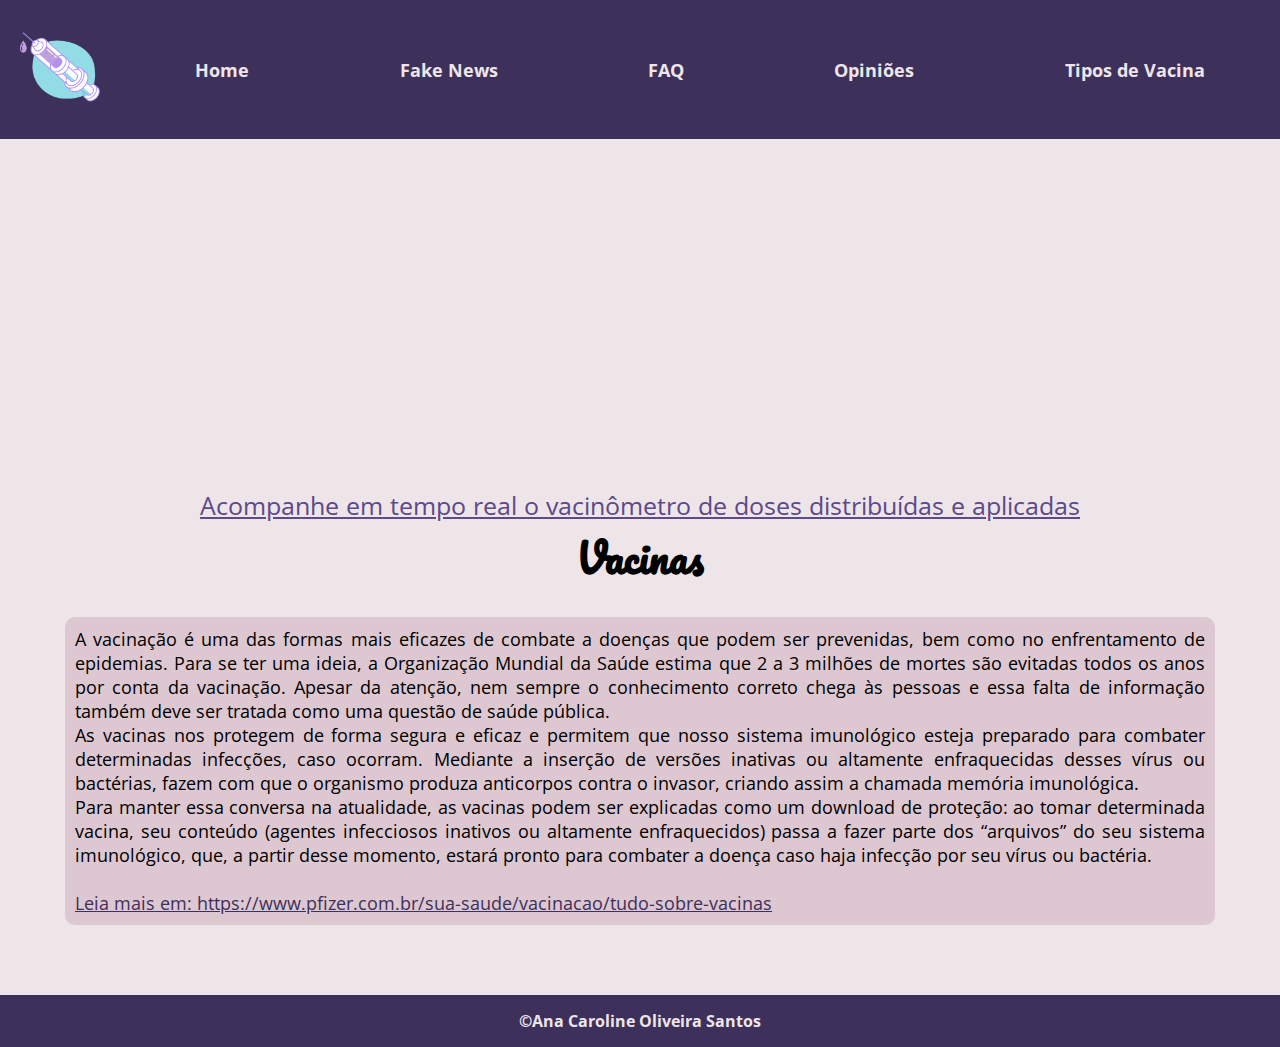
<file: index.html>
<!DOCTYPE html>
<html>
<head>
	<meta charset="utf-8">
	<title>A Vacina e sua importância</title>
	<link rel="stylesheet" type="text/css" href="css/estilo.css">
	<link rel="shortcut icon" href="imagens/favicon.ico" type="image/x-icon">
</head>
<body>
	<div id="cabecalho">
		<div id="logo">
			<img src="imagens/seringa.png">
		</div>
		<div id="menu">
			<a href="#">Home</a>
			<a href="fakenews.html">Fake News</a>
			<a href="faq.html">FAQ</a>
			<a href="opinioes.html">Opiniões</a>
			<a href="tiposdevacina.html">Tipos de Vacina</a>
		</div>
	</div>
		<div class="banner"></div>
		<div id="vacinometro"><br>
			<a href="https://www.gov.br/saude/pt-br" target="blank">Acompanhe em tempo real o vacinômetro de doses distribuídas e aplicadas </a>
			<h1>Vacinas</h1>
		</div>
		<div id="area_vacina">
			<p>
				A vacinação é uma das formas mais eficazes de combate a doenças que podem ser prevenidas, bem como no enfrentamento de epidemias. Para se ter uma ideia, a Organização Mundial da Saúde estima que 2 a 3 milhões de mortes são evitadas todos os anos por conta da vacinação. Apesar da atenção, nem sempre o conhecimento correto chega às pessoas e essa falta de informação também deve ser tratada como uma questão de saúde pública.
			</p>
			<p>
				As vacinas nos protegem de forma segura e eficaz e permitem que nosso sistema imunológico esteja preparado para combater determinadas infecções, caso ocorram. Mediante a inserção de versões inativas ou altamente enfraquecidas desses vírus ou bactérias, fazem com que o organismo produza anticorpos contra o invasor, criando assim a chamada memória imunológica.
			</p>
			<p>
				Para manter essa conversa na atualidade, as vacinas podem ser explicadas como um download de proteção: ao tomar determinada vacina, seu conteúdo (agentes infecciosos inativos ou altamente enfraquecidos) passa a fazer parte dos “arquivos” do seu sistema imunológico, que, a partir desse momento, estará pronto para combater a doença caso haja infecção por seu vírus ou bactéria.
			</p>
			<br>
			<p>
				<a href="https://www.pfizer.com.br/sua-saude/vacinacao/tudo-sobre-vacinas" target="blank">Leia mais em: https://www.pfizer.com.br/sua-saude/vacinacao/tudo-sobre-vacinas</a>
			</p>
		</div>
		<div class="rodape">
			<h5>&copy;Ana Caroline Oliveira Santos</h5>	
		</div>
</body>
</html>
</file>
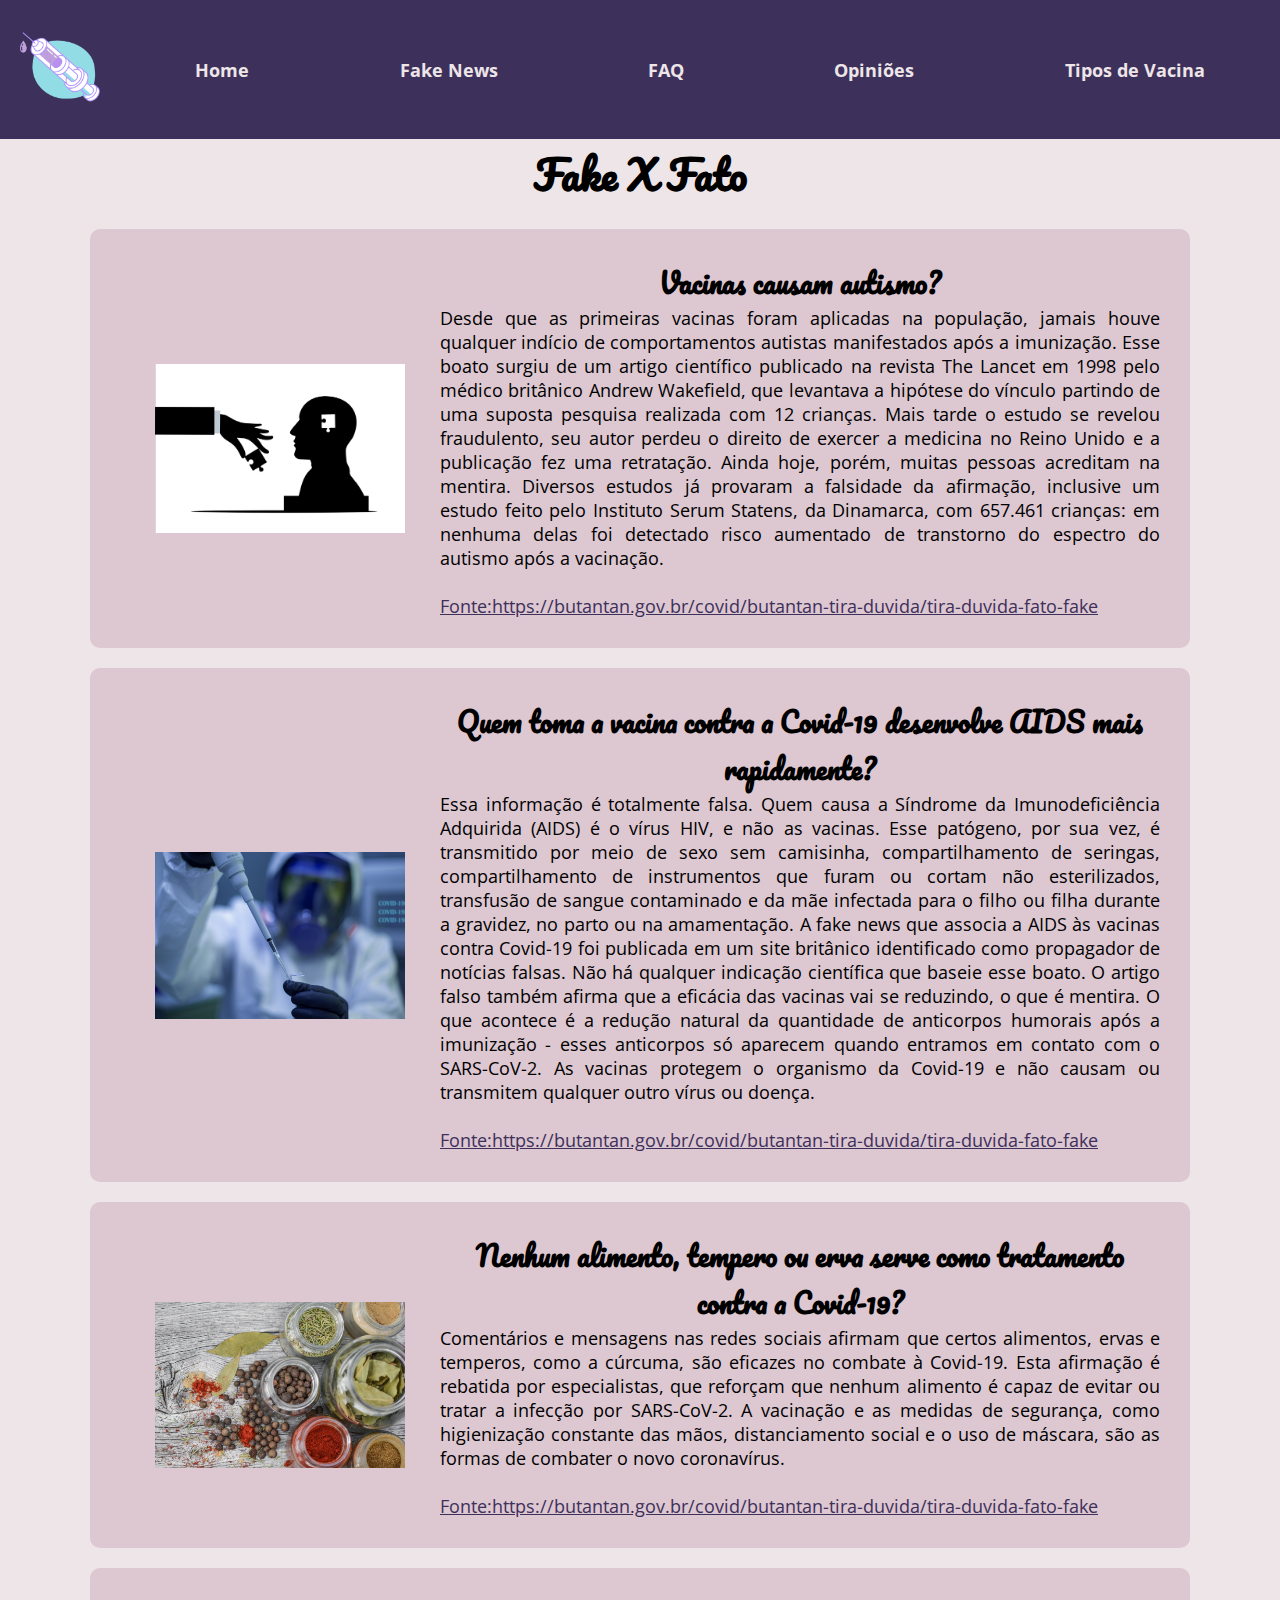
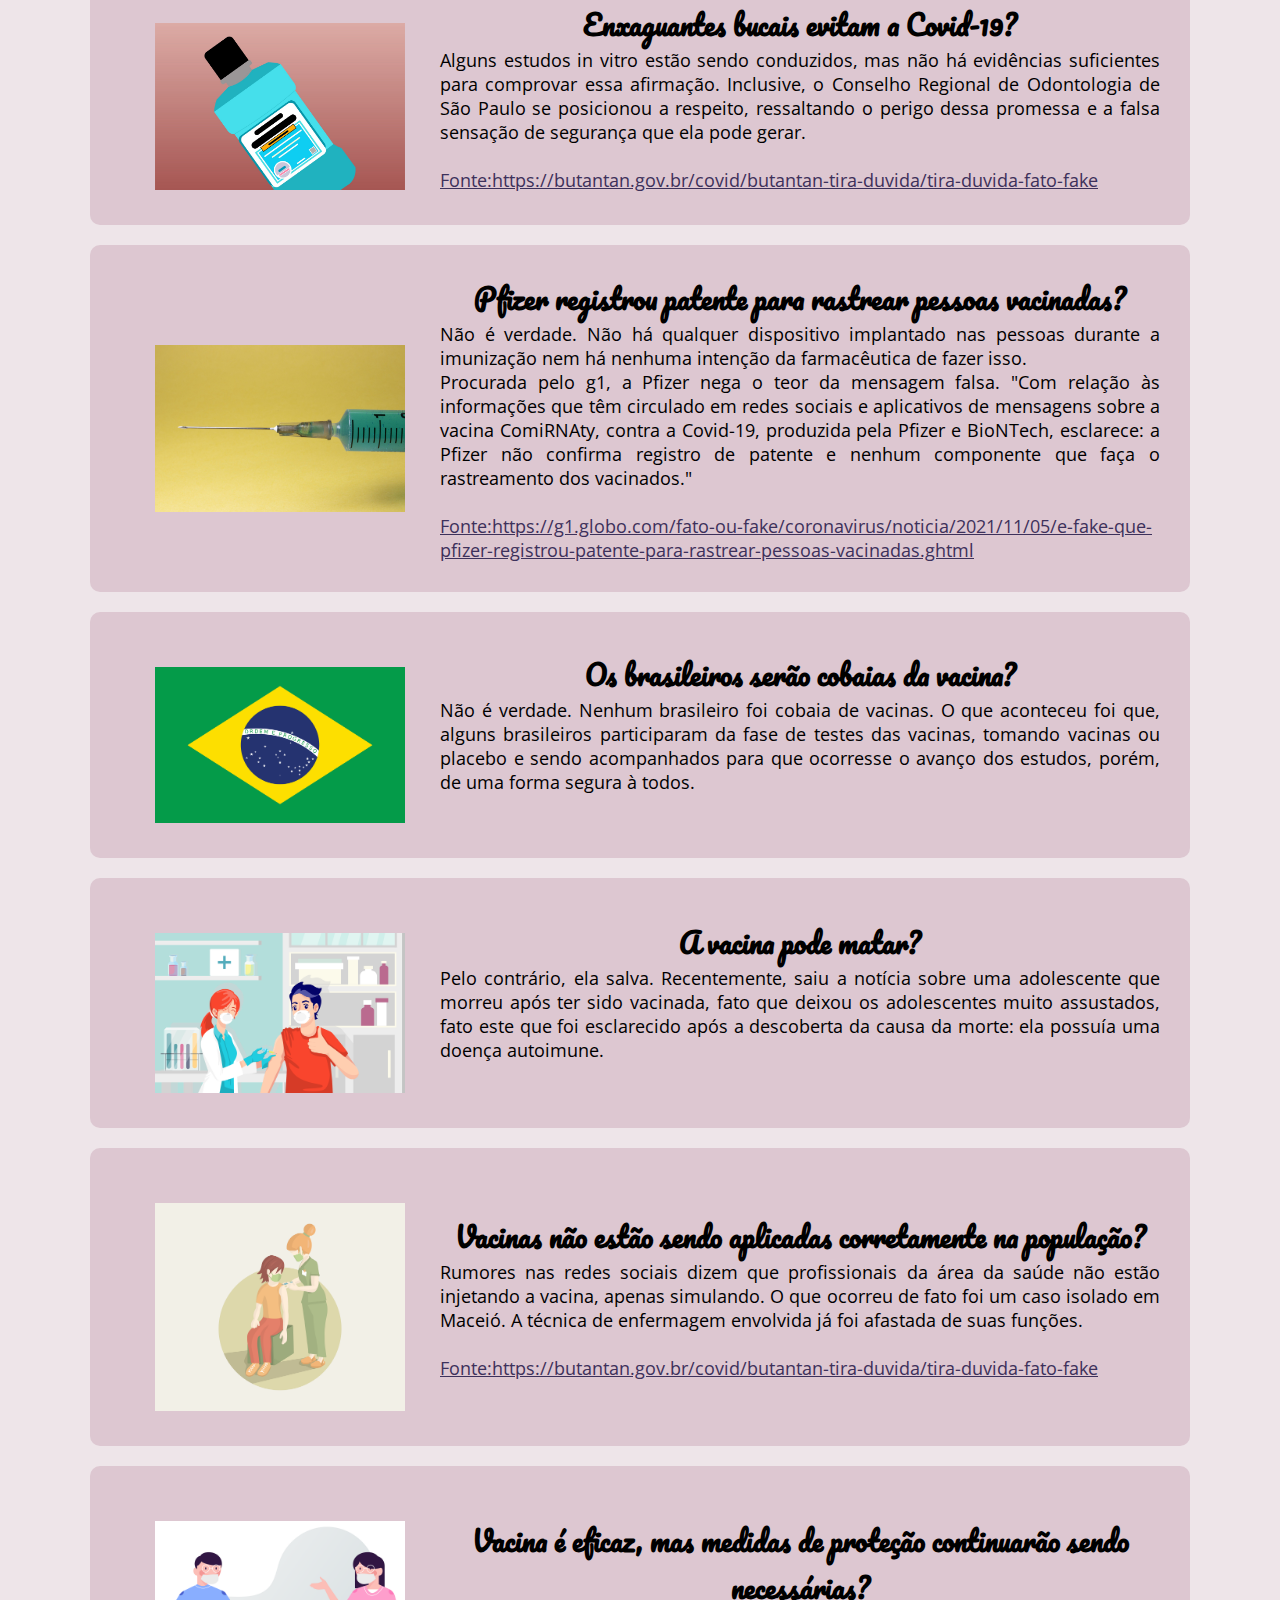
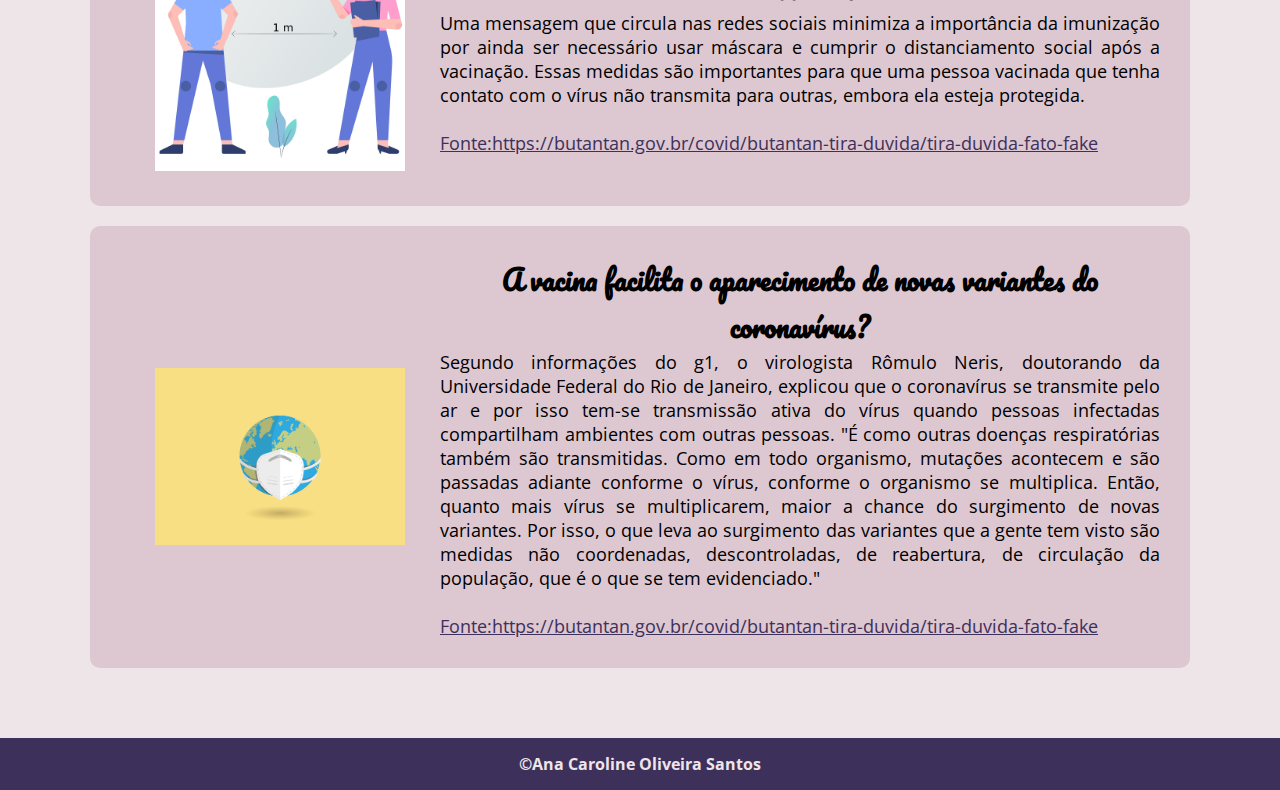
<file: fakenews.html>
<!DOCTYPE html>
<html>
<head>
	<meta charset="utf-8">
	<title>A Vacina e sua importância</title>
	<link rel="stylesheet" type="text/css" href="css/estilo.css">
	<link rel="shortcut icon" href="imagens/favicon.ico" type="image/x-icon">
</head>
<body>
	<div id="cabecalho">
		<div id="logo">
			<img src="imagens/seringa.png">
		</div>
		<div id="menu">
			<a href="index.html">Home</a>
			<a href="#">Fake News</a>
			<a href="faq.html">FAQ</a>
			<a href="opinioes.html">Opiniões</a>
			<a href="tiposdevacina.html">Tipos de Vacina</a>
		</div>
	</div>
	<div class="news">
		<h1>Fake X Fato</h1>
		<div class="fakenews">
			<img src="imagens/autismo.png">
			<div class="texto">
				<h2>Vacinas causam autismo?</h2>
				<p>
					 Desde que as primeiras vacinas foram aplicadas na população, jamais houve qualquer indício de comportamentos autistas manifestados após a imunização. Esse boato surgiu de um artigo científico publicado na revista The Lancet em 1998 pelo médico britânico Andrew Wakefield, que levantava a hipótese do vínculo partindo de uma suposta pesquisa realizada com 12 crianças. Mais tarde o estudo se revelou fraudulento, seu autor perdeu o direito de exercer a medicina no Reino Unido e a publicação fez uma retratação. Ainda hoje, porém, muitas pessoas acreditam na mentira. Diversos estudos já provaram a falsidade da afirmação, inclusive um estudo feito pelo Instituto Serum Statens, da Dinamarca, com 657.461 crianças: em nenhuma delas foi detectado risco aumentado de transtorno do espectro do autismo após a vacinação.
				</p>
				<br>
				<a href="https://butantan.gov.br/covid/butantan-tira-duvida/tira-duvida-fato-fake" target="blank"> Fonte:https://butantan.gov.br/covid/butantan-tira-duvida/tira-duvida-fato-fake</a>
			</div>
		</div>
		<div class="fakenews">
			<img src="imagens/aids.jpg">
			<div class="texto">
				<h2>Quem toma a vacina contra a Covid-19 desenvolve AIDS mais rapidamente?</h2>
				<p>
					Essa informação é totalmente falsa. Quem causa a Síndrome da Imunodeficiência Adquirida (AIDS) é o vírus HIV, e não as vacinas. Esse patógeno, por sua vez, é transmitido por meio de sexo sem camisinha, compartilhamento de seringas, compartilhamento de instrumentos que furam ou cortam não esterilizados, transfusão de sangue contaminado e da mãe infectada para o filho ou filha durante a gravidez, no parto ou na amamentação. A fake news que associa a AIDS às vacinas contra Covid-19 foi publicada em um site britânico identificado como propagador de notícias falsas. Não há qualquer indicação científica que baseie esse boato. O artigo falso também afirma que a eficácia das vacinas vai se reduzindo, o que é mentira. O que acontece é a redução natural da quantidade de anticorpos humorais após a imunização - esses anticorpos só aparecem quando entramos em contato com o SARS-CoV-2. As vacinas protegem o organismo da Covid-19 e não causam ou transmitem qualquer outro vírus ou doença. 				
				</p>
				<br>
				<a href="https://butantan.gov.br/covid/butantan-tira-duvida/tira-duvida-fato-fake" target="blank"> Fonte:https://butantan.gov.br/covid/butantan-tira-duvida/tira-duvida-fato-fake</a>
			</div>
		</div>
		<div class="fakenews">
			<img src="imagens/ervas.jpg">
			<div class="texto">
				<h2>Nenhum alimento, tempero ou erva serve como tratamento contra a Covid-19?</h2>
				<p>
					Comentários e mensagens nas redes sociais afirmam que certos alimentos, ervas e temperos, como a cúrcuma, são eficazes no combate à Covid-19. Esta afirmação é rebatida por especialistas, que reforçam que nenhum alimento é capaz de evitar ou tratar a infecção por SARS-CoV-2. A vacinação e as medidas de segurança, como higienização constante das mãos, distanciamento social e o uso de máscara, são as formas de combater o novo coronavírus.		
				</p>
				<br>
				<a href="https://butantan.gov.br/covid/butantan-tira-duvida/tira-duvida-fato-fake" target="blank"> Fonte:https://butantan.gov.br/covid/butantan-tira-duvida/tira-duvida-fato-fake</a>
			</div>
		</div>
		<div class="fakenews">
			<img src="imagens/listerine.jpg">
			<div class="texto">
				<h2>Enxaguantes bucais evitam a Covid-19?</h2>
				<p>
					Alguns estudos in vitro estão sendo conduzidos, mas não há evidências suficientes para comprovar essa afirmação. Inclusive, o Conselho Regional de Odontologia de São Paulo se posicionou a respeito, ressaltando o perigo dessa promessa e a falsa sensação de segurança que ela pode gerar.
				</p>
				<br>
				<a href="https://butantan.gov.br/covid/butantan-tira-duvida/tira-duvida-fato-fake"> Fonte:https://butantan.gov.br/covid/butantan-tira-duvida/tira-duvida-fato-fake</a>
			</div>
		</div>
		<div class="fakenews">
			<img src="imagens/pfizer.jpg">
			<div class="texto">
				<h2>Pfizer registrou patente para rastrear pessoas vacinadas?</h2>
				<p>
					Não é verdade. Não há qualquer dispositivo implantado nas pessoas durante a imunização nem há nenhuma intenção da farmacêutica de fazer isso.
				</p>
				<p>
					Procurada pelo g1, a Pfizer nega o teor da mensagem falsa. "Com relação às informações que têm circulado em redes sociais e aplicativos de mensagens sobre a vacina ComiRNAty, contra a Covid-19, produzida pela Pfizer e BioNTech, esclarece: a Pfizer não confirma registro de patente e nenhum componente que faça o rastreamento dos vacinados."
				</p>
				<br>
				<a href="https://g1.globo.com/fato-ou-fake/coronavirus/noticia/2021/11/05/e-fake-que-pfizer-registrou-patente-para-rastrear-pessoas-vacinadas.ghtml"> Fonte:https://g1.globo.com/fato-ou-fake/coronavirus/noticia/2021/11/05/e-fake-que-pfizer-registrou-patente-para-rastrear-pessoas-vacinadas.ghtml</a>
			</div>
		</div>
		<div class="fakenews">
			<img src="imagens/brasil.png">
			<div class="texto">
				<h2>Os brasileiros serão cobaias da vacina?</h2>
				<p>
					Não é verdade. Nenhum brasileiro foi cobaia de vacinas. O que aconteceu foi que, alguns brasileiros participaram da fase de testes das vacinas, tomando vacinas ou placebo e sendo acompanhados para que ocorresse o avanço dos estudos, porém, de uma forma segura à todos.
				</p>
				<br>
			</div>
		</div>
				<div class="fakenews">
			<img src="imagens/morte-vacina.png">
			<div class="texto">
				<h2>A vacina pode matar?</h2>
				<p>
					Pelo contrário, ela salva. Recentemente, saiu a notícia sobre uma adolescente que morreu após ter sido vacinada, fato que deixou os adolescentes muito assustados, fato este que foi esclarecido após a descoberta da causa da morte: ela possuía uma doença autoimune.
				</p>
				<br>
			</div>
		</div>
		<div class="fakenews">
			<img src="imagens/injecao.png">
			<div class="texto">
				<h2>Vacinas não estão sendo aplicadas corretamente na população?</h2>
				<p>
					Rumores nas redes sociais dizem que profissionais da área da saúde não estão injetando a vacina, apenas simulando. O que ocorreu de fato foi um caso isolado em Maceió. A técnica de enfermagem envolvida já foi afastada de suas funções.
				</p>
				<br>
				<a href="https://butantan.gov.br/covid/butantan-tira-duvida/tira-duvida-fato-fake" target="blank"> Fonte:https://butantan.gov.br/covid/butantan-tira-duvida/tira-duvida-fato-fake</a>
			</div>
		</div>
		<div class="fakenews">
			<img src="imagens/distanciamento.png">
			<div class="texto">
				<h2>Vacina é eficaz, mas medidas de proteção continuarão sendo necessárias?</h2>
				<p>
					Uma mensagem que circula nas redes sociais minimiza a importância da imunização por ainda ser necessário usar máscara e cumprir o distanciamento social após a vacinação. Essas medidas são importantes para que uma pessoa vacinada que tenha contato com o vírus não transmita para outras, embora ela esteja protegida.
				</p>
				<br>
				<a href="https://butantan.gov.br/covid/butantan-tira-duvida/tira-duvida-fato-fake" target="blank"> Fonte:https://butantan.gov.br/covid/butantan-tira-duvida/tira-duvida-fato-fake</a>
			</div>
		</div>
		<div class="fakenews">
			<img src="imagens/variantes.png">
			<div class="texto">
				<h2>A vacina facilita o aparecimento de novas variantes do coronavírus?</h2>
				<p>
					Segundo informações do g1, o virologista Rômulo Neris, doutorando da Universidade Federal do Rio de Janeiro, explicou que o coronavírus se transmite pelo ar e por isso tem-se transmissão ativa do vírus quando pessoas infectadas compartilham ambientes com outras pessoas. "É como outras doenças respiratórias também são transmitidas. Como em todo organismo, mutações acontecem e são passadas adiante conforme o vírus, conforme o organismo se multiplica. Então, quanto mais vírus se multiplicarem, maior a chance do surgimento de novas variantes. Por isso, o que leva ao surgimento das variantes que a gente tem visto são medidas não coordenadas, descontroladas, de reabertura, de circulação da população, que é o que se tem evidenciado."
				</p>
				<br>
				<a href="https://butantan.gov.br/covid/butantan-tira-duvida/tira-duvida-fato-fake" target="blank"> Fonte:https://butantan.gov.br/covid/butantan-tira-duvida/tira-duvida-fato-fake</a>
			</div>
		</div>
	</div>
	<div class="rodape">
		<h5>&copy;Ana Caroline Oliveira Santos</h5>	
	</div>
</body>
</html>
</file>
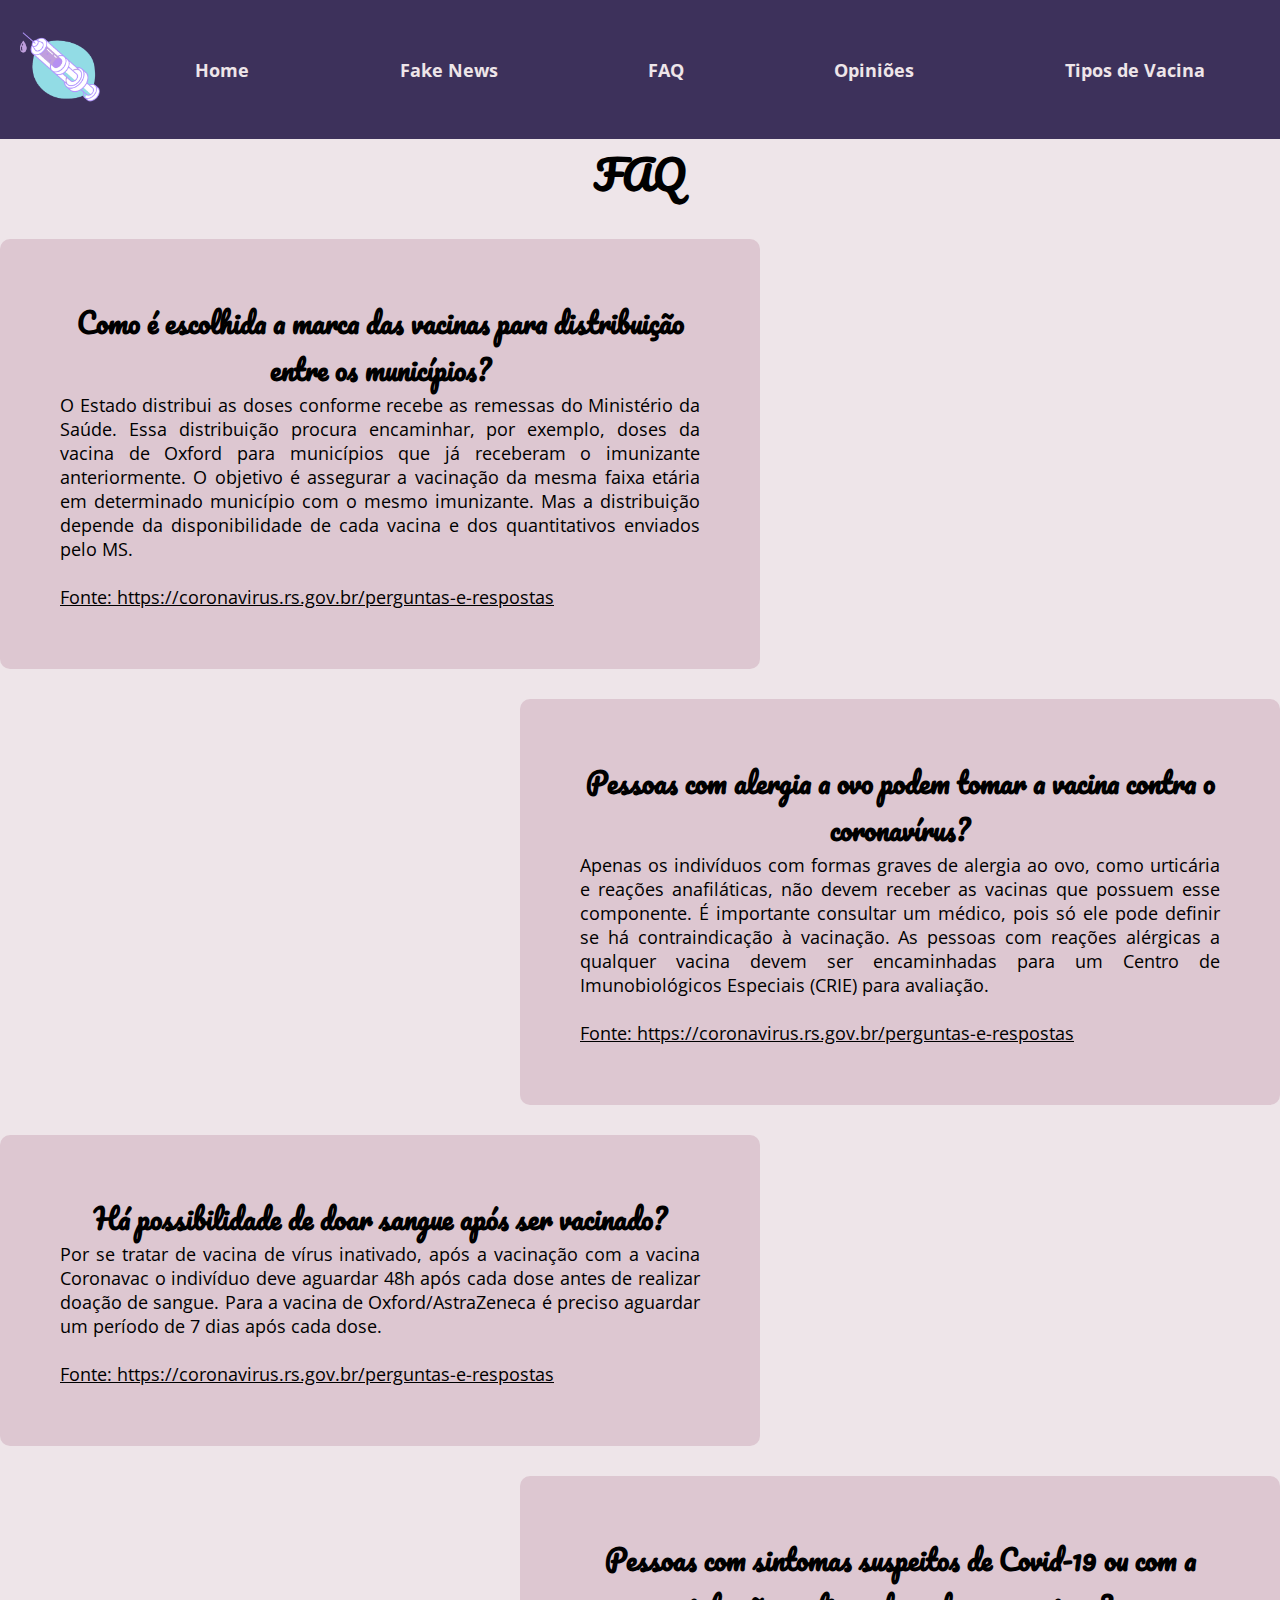
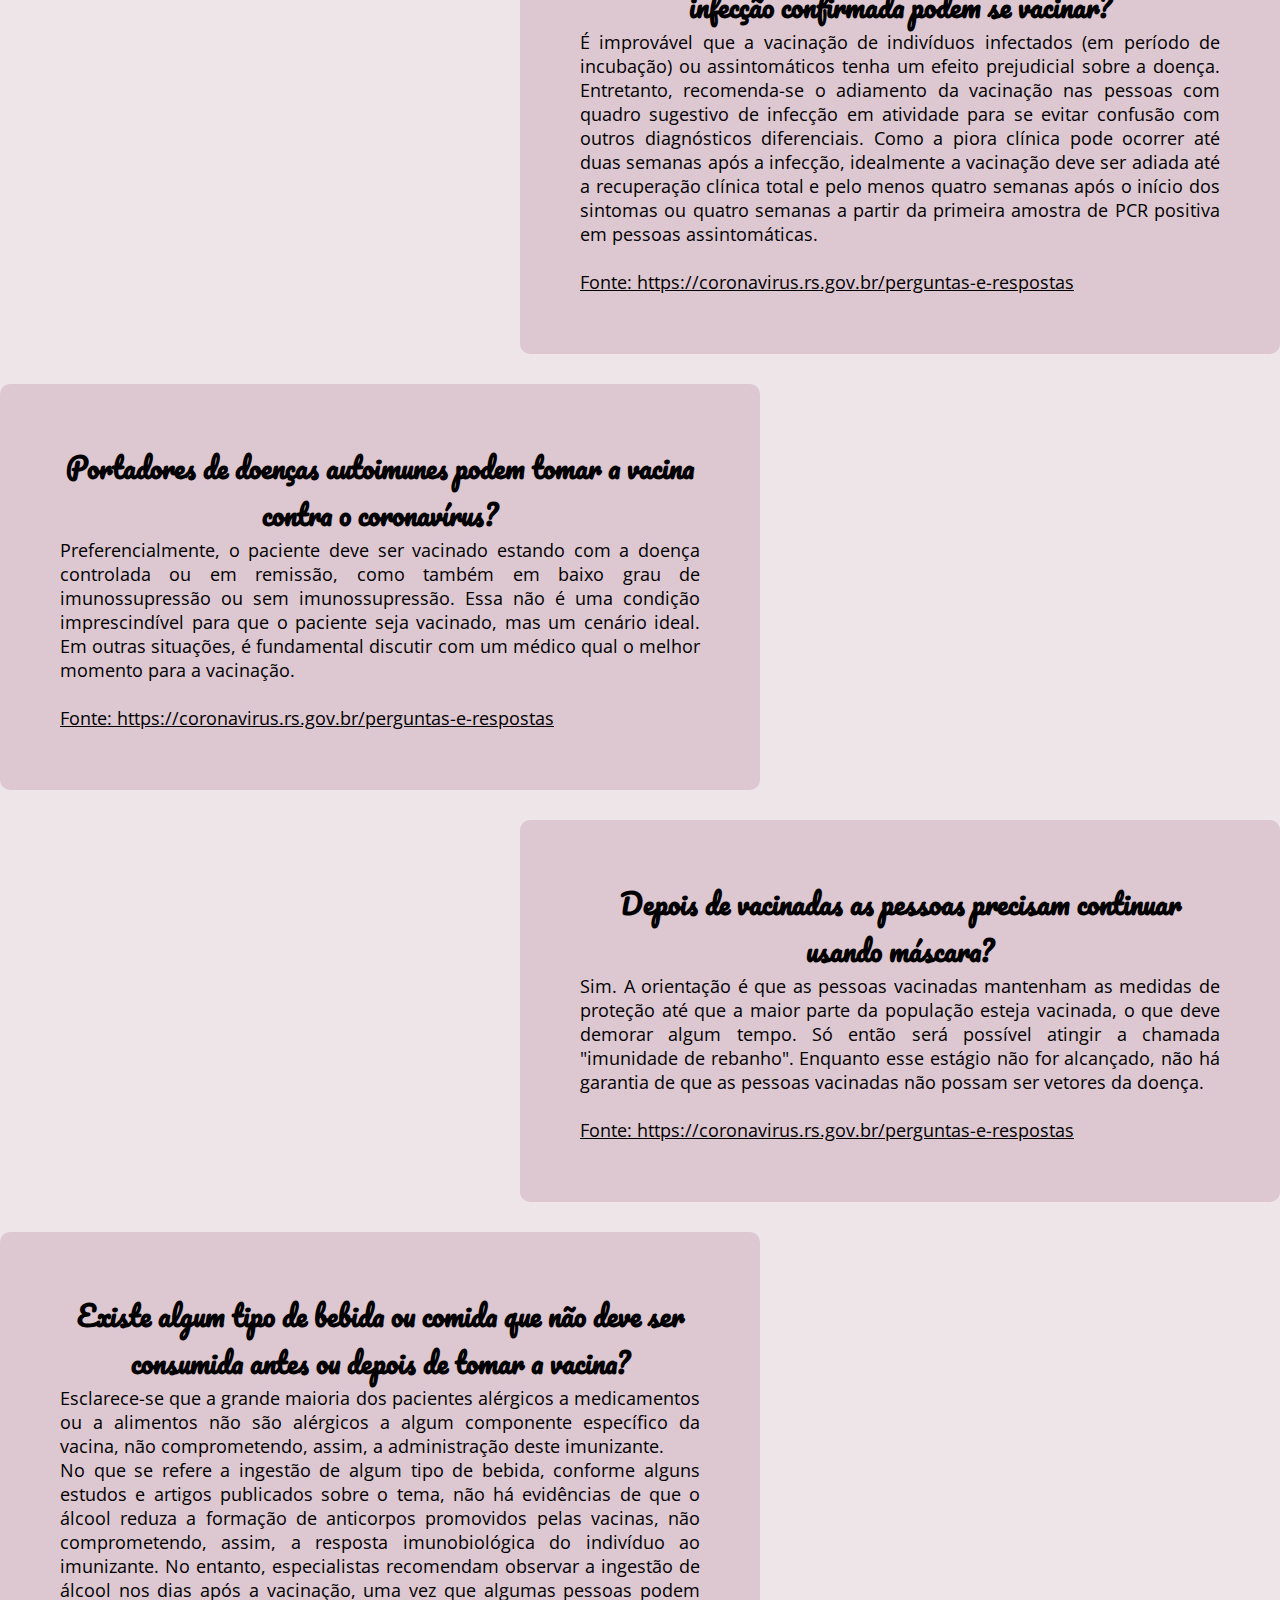
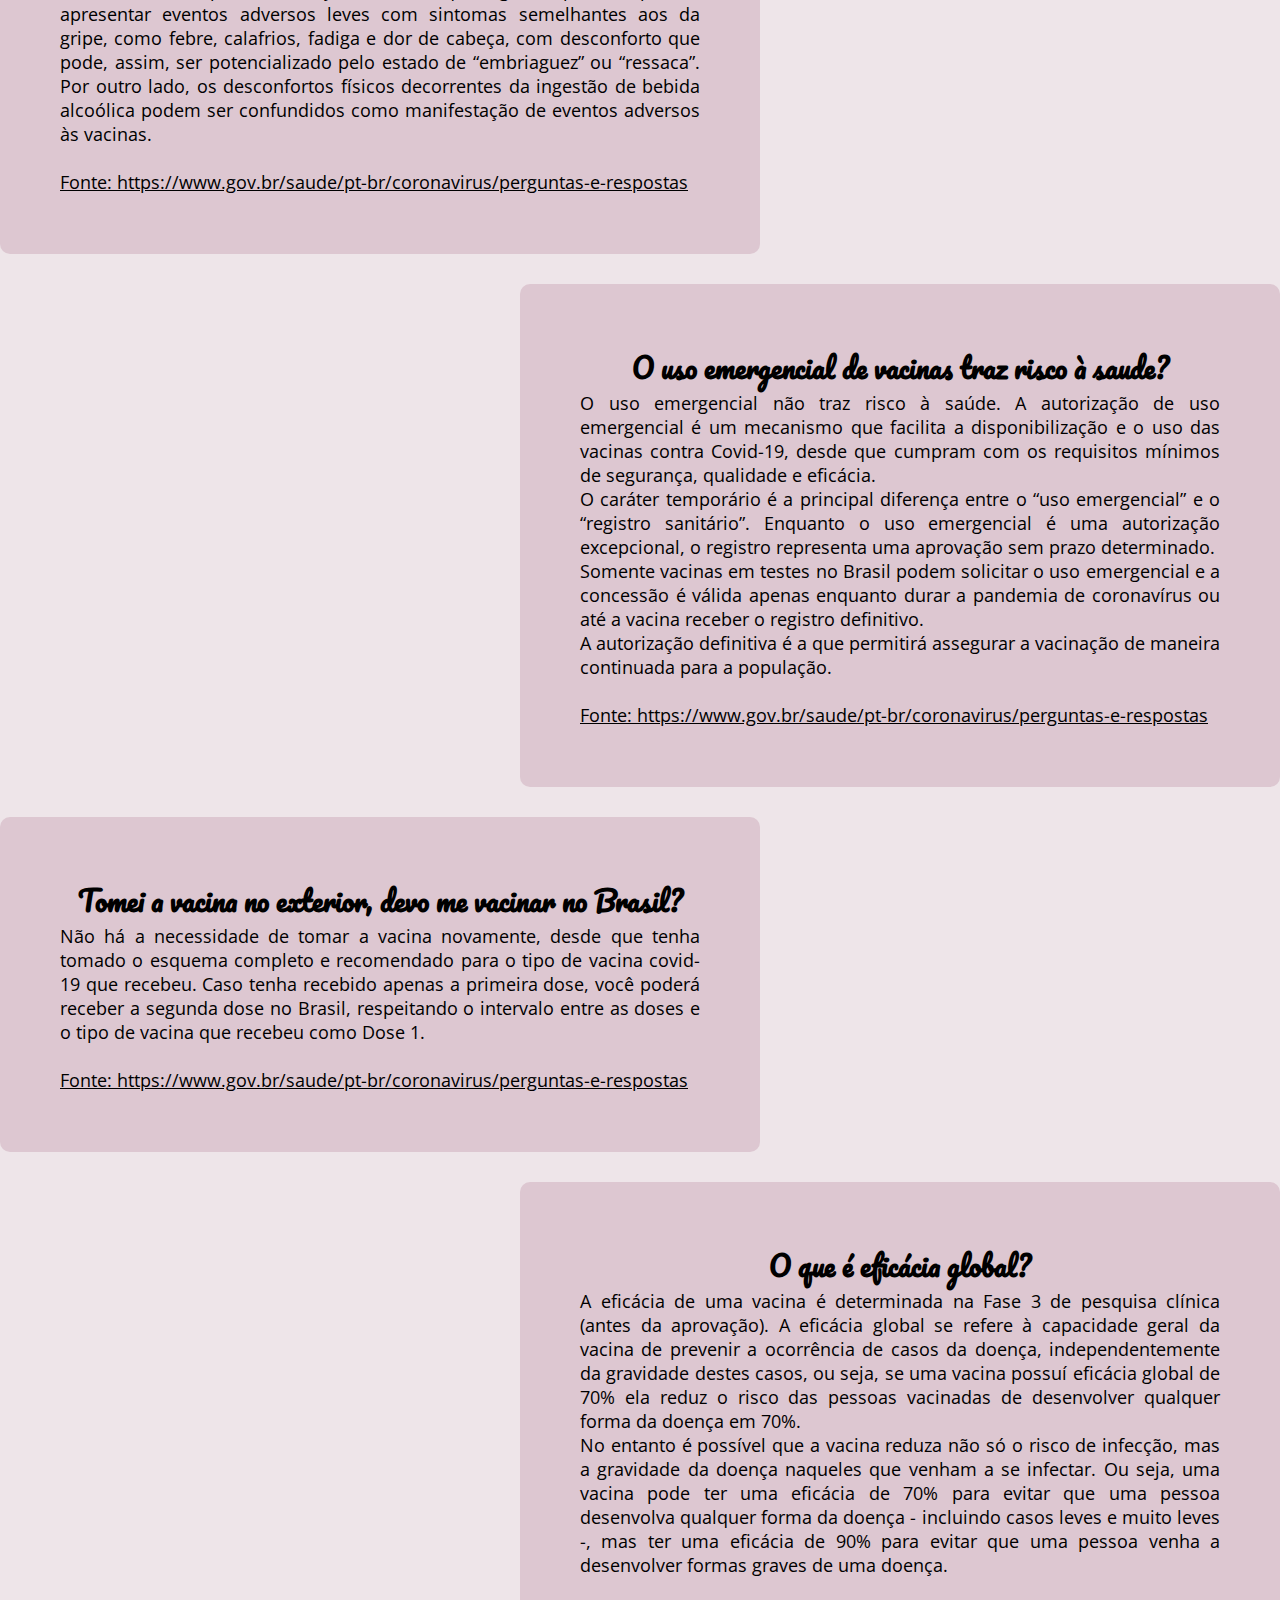
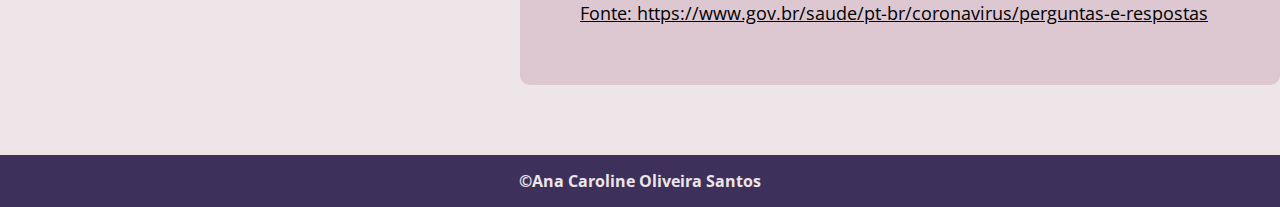
<file: faq.html>
<!DOCTYPE html>
<html>
<head>
	<meta charset="utf-8">
	<title>A Vacina e sua importância</title>
	<link rel="stylesheet" type="text/css" href="css/estilo.css">
	<link rel="shortcut icon" href="imagens/favicon.ico" type="image/x-icon">
</head>
<body>
	<div id="cabecalho">
		<div id="logo">
			<img src="imagens/seringa.png">
		</div>
		<div id="menu">
			<a href="index.html">Home</a>
			<a href="fakenews.html">Fake News</a>
			<a href="#">FAQ</a>
			<a href="opinioes.html">Opiniões</a>
			<a href="tiposdevacina.html">Tipos de Vacina</a>
		</div>
	</div>
	<h1>FAQ</h1>
	<div id="faq-principal">
		<div class="esquerda">
			<h2>Como é escolhida a marca das vacinas para distribuição entre os municípios?</h2>
			<p>
				O Estado distribui as doses conforme recebe as remessas do Ministério da Saúde. Essa distribuição procura encaminhar, por exemplo, doses da vacina de Oxford para municípios que já receberam o imunizante anteriormente. O objetivo é assegurar a vacinação da mesma faixa etária em determinado município com o mesmo imunizante. Mas a distribuição depende da disponibilidade de cada vacina e dos quantitativos enviados pelo MS.
			</p>
			<br>
			<a href="https://coronavirus.rs.gov.br/perguntas-e-respostas">Fonte: https://coronavirus.rs.gov.br/perguntas-e-respostas</a>
		</div>
		<div class="direita">
			<h2>Pessoas com alergia a ovo podem tomar a vacina contra o coronavírus?</h2>
			<p>
				Apenas os indivíduos com formas graves de alergia ao ovo, como urticária e reações anafiláticas, não devem receber as vacinas que possuem esse componente. É importante consultar um médico, pois só ele pode definir se há contraindicação à vacinação. As pessoas com reações alérgicas a qualquer vacina devem ser encaminhadas para um Centro de Imunobiológicos Especiais (CRIE) para avaliação.
			</p>
			<br>
			<a href="https://coronavirus.rs.gov.br/perguntas-e-respostas">Fonte: https://coronavirus.rs.gov.br/perguntas-e-respostas</a>
		</div>
		<div class="esquerda">
			<h2>Há possibilidade de doar sangue após ser vacinado?</h2>
			<p>
				Por se tratar de vacina de vírus inativado, após a vacinação com a vacina Coronavac o indivíduo deve aguardar 48h após cada dose antes de realizar doação de sangue. Para a vacina de Oxford/AstraZeneca é preciso aguardar um período de 7 dias após cada dose.
			</p>
			<br>
			<a href="https://coronavirus.rs.gov.br/perguntas-e-respostas">Fonte: https://coronavirus.rs.gov.br/perguntas-e-respostas</a>
		</div>
		<div class="direita">
			<h2>Pessoas com sintomas suspeitos de Covid-19 ou com a infecção confirmada podem se vacinar?</h2>
			<p>
				É improvável que a vacinação de indivíduos infectados (em período de incubação) ou assintomáticos tenha um efeito prejudicial sobre a doença. Entretanto, recomenda-se o adiamento da vacinação nas pessoas com quadro sugestivo de infecção em atividade para se evitar confusão com outros diagnósticos diferenciais. Como a piora clínica pode ocorrer até duas semanas após a infecção, idealmente a vacinação deve ser adiada até a recuperação clínica total e pelo menos quatro semanas após o início dos sintomas ou quatro semanas a partir da primeira amostra de PCR positiva em pessoas assintomáticas.
			</p>
			<br>
			<a href="https://coronavirus.rs.gov.br/perguntas-e-respostas">Fonte: https://coronavirus.rs.gov.br/perguntas-e-respostas</a>
		</div>
		<div class="esquerda">
			<h2>Portadores de doenças autoimunes podem tomar a vacina contra o coronavírus?</h2>
			<p>
				Preferencialmente, o paciente deve ser vacinado estando com a doença controlada ou em remissão, como também em baixo grau de imunossupressão ou sem imunossupressão. Essa não é uma condição imprescindível para que o paciente seja vacinado, mas um cenário ideal. Em outras situações, é fundamental discutir com um médico qual o melhor momento para a vacinação.
			</p>
			<br>
			<a href="https://coronavirus.rs.gov.br/perguntas-e-respostas">Fonte: https://coronavirus.rs.gov.br/perguntas-e-respostas</a>
		</div>
		<div class="direita">
			<h2>Depois de vacinadas as pessoas precisam continuar usando máscara?</h2>
			<p>
				Sim. A orientação é que as pessoas vacinadas mantenham as medidas de proteção até que a maior parte da população esteja vacinada, o que deve demorar algum tempo. Só então será possível atingir a chamada "imunidade de rebanho". Enquanto esse estágio não for alcançado, não há garantia de que as pessoas vacinadas não possam ser vetores da doença.
			</p>
			<br>
			<a href="https://coronavirus.rs.gov.br/perguntas-e-respostas">Fonte: https://coronavirus.rs.gov.br/perguntas-e-respostas</a>
		</div>
		<div class="esquerda">
			<h2>Existe algum tipo de bebida ou comida que não deve ser consumida antes ou depois de tomar a vacina?</h2>
			<p>
				Esclarece-se que a grande maioria dos pacientes alérgicos a medicamentos ou a alimentos não são alérgicos a algum componente específico da vacina, não comprometendo, assim, a administração deste imunizante.
			</p>
			<p>
				No que se refere a ingestão de algum tipo de bebida, conforme alguns estudos e artigos publicados sobre o tema, não há evidências de que o álcool reduza a formação de anticorpos promovidos pelas vacinas, não comprometendo, assim, a resposta imunobiológica do indivíduo ao imunizante. No entanto, especialistas recomendam observar a ingestão de álcool nos dias após a vacinação, uma vez que algumas pessoas podem apresentar eventos adversos leves com sintomas semelhantes aos da gripe, como febre, calafrios, fadiga e dor de cabeça, com desconforto que pode, assim, ser potencializado pelo estado de “embriaguez” ou “ressaca”. Por outro lado, os desconfortos físicos decorrentes da ingestão de bebida alcoólica podem ser confundidos como manifestação de eventos adversos às vacinas.
			</p>
			<br>
			<a href="https://www.gov.br/saude/pt-br/coronavirus/perguntas-e-respostas">Fonte: https://www.gov.br/saude/pt-br/coronavirus/perguntas-e-respostas</a>
		</div>
		<div class="direita">
			<h2>O uso emergencial de vacinas traz risco à saude?</h2>
			<p>
				O uso emergencial não traz risco à saúde. A autorização de uso emergencial é um mecanismo que facilita a disponibilização e o uso das vacinas contra Covid-19, desde que cumpram com os requisitos mínimos de segurança, qualidade e eficácia.
			</p>
			<p>
				O caráter temporário é a principal diferença entre o “uso emergencial” e o “registro sanitário”. Enquanto o uso emergencial é uma autorização excepcional, o registro representa uma aprovação sem prazo determinado.
			</p>
			<p>
				Somente vacinas em testes no Brasil podem solicitar o uso emergencial e a concessão é válida apenas enquanto durar a pandemia de coronavírus ou até a vacina receber o registro definitivo.
			</p>
			<p>
				A autorização definitiva é a que permitirá assegurar a vacinação de maneira continuada para a população.
			</p>
			<br>
			<a href="https://www.gov.br/saude/pt-br/coronavirus/perguntas-e-respostas">Fonte: https://www.gov.br/saude/pt-br/coronavirus/perguntas-e-respostas</a>
		</div>
		<div class="esquerda">
			<h2>Tomei a vacina no exterior, devo me vacinar no Brasil?</h2>
			<p>
				Não há a necessidade de tomar a vacina novamente, desde que tenha tomado o esquema completo e recomendado para o tipo de vacina covid-19 que recebeu. Caso tenha recebido apenas a primeira dose, você poderá receber a segunda dose no Brasil, respeitando o intervalo entre as doses e o tipo de vacina que recebeu como Dose 1.
			</p>
			<br>
			<a href="https://www.gov.br/saude/pt-br/coronavirus/perguntas-e-respostas">Fonte: https://www.gov.br/saude/pt-br/coronavirus/perguntas-e-respostas</a>
		</div>
		<div class="direita">
			<h2>O que é eficácia global?</h2>
			<p>
				A eficácia de uma vacina é determinada na Fase 3 de pesquisa clínica (antes da aprovação). A eficácia global se refere à capacidade geral da vacina de prevenir a ocorrência de casos da doença, independentemente da gravidade destes casos, ou seja, se uma vacina possuí eficácia global de 70% ela reduz o risco das pessoas vacinadas de desenvolver qualquer forma da doença em 70%.
			</p>
			<p>
				No entanto é possível que a vacina reduza não só o risco de infecção, mas a gravidade da doença naqueles que venham a se infectar. Ou seja, uma vacina pode ter uma eficácia de 70% para evitar que uma pessoa desenvolva qualquer forma da doença - incluindo casos leves e muito leves -, mas ter uma eficácia de 90% para evitar que uma pessoa venha a desenvolver formas graves de uma doença.
			</p>
			<br>
			<a href="https://www.gov.br/saude/pt-br/coronavirus/perguntas-e-respostas">Fonte: https://www.gov.br/saude/pt-br/coronavirus/perguntas-e-respostas</a>
		</div>
	</div>
	<div class="rodape">
			<h5>&copy;Ana Caroline Oliveira Santos</h5>	
		</div>
</body>
</html>
</file>
<file: css/estilo.css>
@import url('https://fonts.googleapis.com/css2?family=Open+Sans:wght@300&family=Pacifico&display=swap');
*{
	padding: 0px;
	margin: 0px;
}
h1,h2,h3,h4{
	font-family: 'Pacifico', cursive;
	text-align: center;
}
h1{
	font-size: 40px;
}
h5{
	font-size: 16px;
}
body{
	background-color: #EEE5E9;
	font-family: 'Open Sans', sans-serif;
}
#cabecalho{
	background-color: #3D315B;
	padding: 10px 0px;
	display: flex;
	align-items: center;
}
#logo img{
	width: 80px;
	margin: 20px;
}
#menu{
	font-weight: bold;
	justify-content: space-around;
	display: flex;
	width: 100%;
	font-family: 'Open Sans', sans-serif;
	font-size: 18px;
}
#menu a:link, a:visited{
	color: #EEE5E9;
	text-decoration: none;
}
#menu a:hover{
	background-color: #5C4A89;
}
#menu a{
	padding: 8px 12px;
}
#vacinometro{
	text-align: center;
	margin: 10px;
}
#vacinometro a{
	color: #5C4A89;
	font-size: 25px;
	padding: 10px;
}
#area_vacina, #area-tipos, #area-meu-texto{
	margin: 25px 65px 0px 65px;
	background-color: #DDC7D1;
	border-radius: 10px;
	padding: 10px;
	font-size: 18px;
	text-align: justify;
}
#area_vacina a{
	color: #3D315B;
}
#area-tipos a{
	color: black;
}
#vacina-salva img{
	width: 80%;
	height: 800px;
	border: #DDC7D1 solid 10px;
}
#vacina-salva{
	text-align: center;
	padding: 10px;
	margin: 60px;
}
#faq-principal a{
	color: black;
}
.opinioes-principal{
	display: flex;
	justify-content: space-evenly;
}
.opinioes-principal video{
	background-color: #DDC7D1;
	border-radius: 10px;
	padding: 10px;
}
.banner{
	border-radius: 20px;
}
.imgs{
	margin: 20px;
	text-align: center;
}
.video{
	text-align: center;
}
.fakenews{
	border-radius: 10px;
	margin: 20px 90px 15px 90px;
	padding: 30px;
	font-size: 18px;
	text-align: justify;
	background-color: #DDC7D1;
	height: 200px;
	display: flex;
	align-items: center;
	height: fit-content;
}
.fakenews img{
	width: 250px;
	margin: 20px 30px 0px 30px;
	padding: 5px;
}
.rodape{
	margin-top: 70px;
	background-color: #3D315B;
	color: #EEE5E9;
	text-align: center;
	padding: 15px;
	font-size: 25px;
}
.texto a{
	color: #3D315B;
}
.esquerda{
	background-color: #DDC7D1;
	border-radius: 10px;
	padding: 60px;
	width: 50%;
	font-size: 18px;
	text-align: justify;
	margin: 30px 0px ;
}
.direita{
	background-color: #DDC7D1;
	border-radius: 10px;
	padding: 60px;
	font-size: 18px;
	text-align: justify;
	margin-left: auto;
	width: 50%;
}
.vacina{
	margin: 30px;
}
.banner{
  width: 800px;
  height: 267px;
  margin: 30px auto;
  animation: slides 7s infinite;
  background-size: cover;
}
@keyframes slides{

0%, 50%{
 background-image: url(../imagens/vacinometro.jpeg);
 repeat: no-repeat;
}

51%, 100%{ background-image: url(../imagens/vacinometro2.jpeg);
 repeat: no-repeat;
}}
</file>
